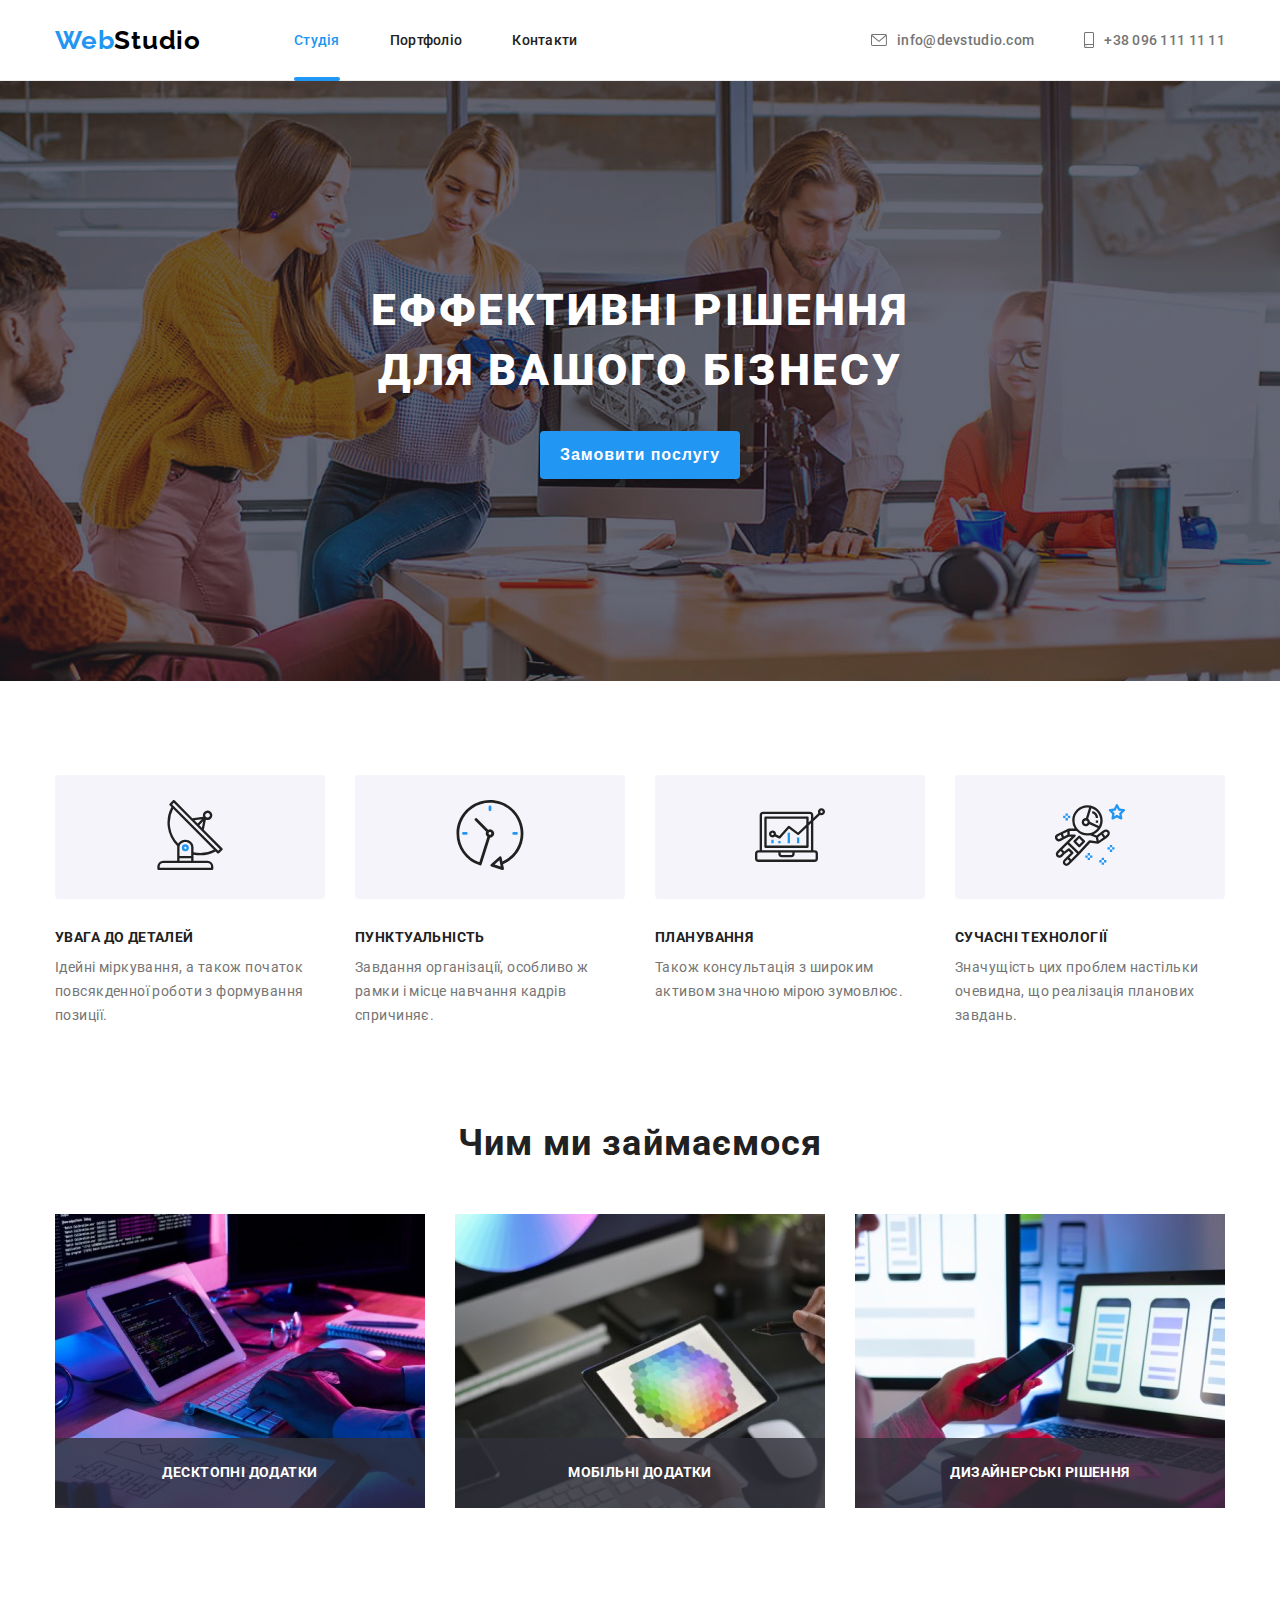
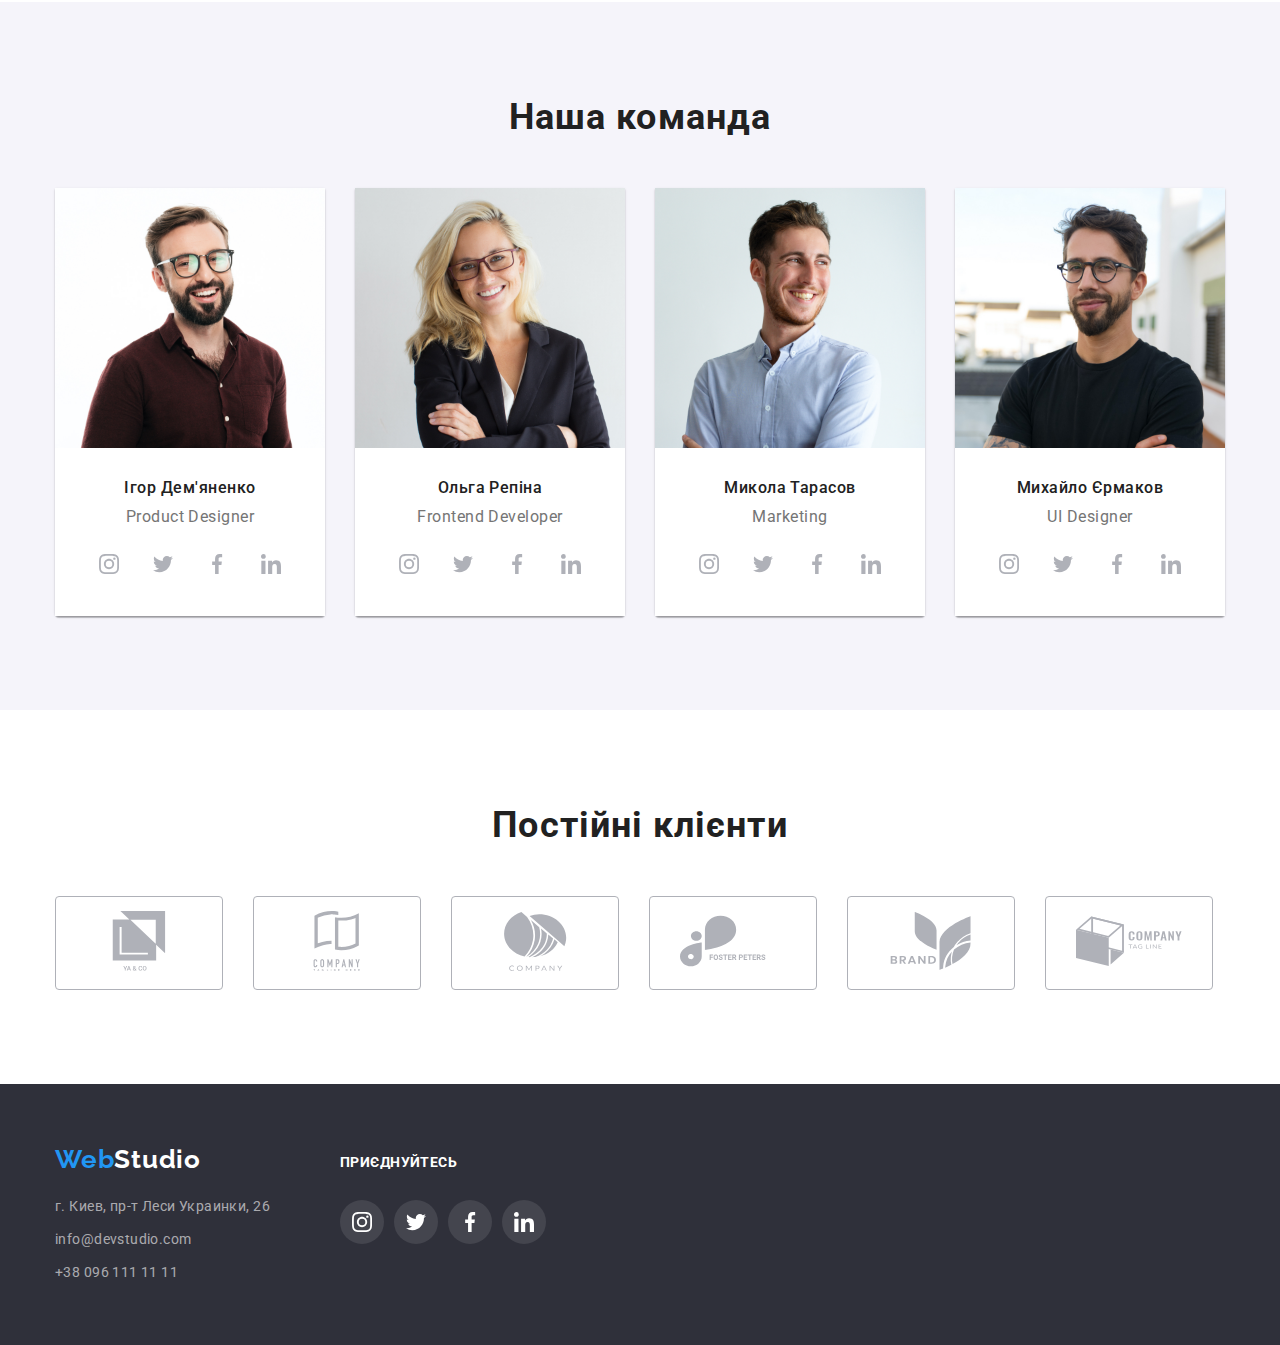
<file: index.html>
<!DOCTYPE html>
<html lang="uk">
  <head>
    <meta charset="UTF-8" />
    <meta http-equiv="X-UA-Compatible" content="IE=edge" />
    <title>Студія</title>
    <link rel="preconnect" href="https://fonts.googleapis.com" />
    <link rel="preconnect" href="https://fonts.gstatic.com" crossorigin />
    <link
      href="https://fonts.googleapis.com/css2?family=Oleo+Script&family=Raleway:wght@700&family=Roboto:wght@400;500;700;900&display=swap"
      rel="stylesheet"
    />
    <link
      rel="stylesheet"
      href="https://cdnjs.cloudflare.com/ajax/libs/modern-normalize/1.1.0/modern-normalize.min.css"
      integrity="sha512-wpPYUAdjBVSE4KJnH1VR1HeZfpl1ub8YT/NKx4PuQ5NmX2tKuGu6U/JRp5y+Y8XG2tV+wKQpNHVUX03MfMFn9Q=="
      crossorigin="anonymous"
      referrerpolicy="no-referrer"
    />
    <link rel="stylesheet" href="./styles/styles.css" />
    <!-- <link rel="stylesheet" href="./styles/style-portfolio.css" /> -->
  </head>

  <body class="body">
    <!-- верхнє меню -->
    <header class="header">
      <div class="container flex">
        <nav class="nav">
          <!-- логотип -->
          <a class="logo-web" href="./index.html"
            >Web<span class="logo-studio">Studio</span></a
          >

          <div class="box-navi">
            <ul class="nav-list">
              <li class="nav-item">
                <a class="nav-link accent-button" href="./index.html">Студія</a>
              </li>
              <li class="nav-item">
                <a class="nav-link" href="./portfolio.html"
                  >Портфоліо</a>
              </li>
              <li class="nav-item">
                <a class="nav-link" href="./index.html">Контакти</a>
              </li>
            </ul>
          </div>
        </nav>
        <!-- контакти mailto phoneto-->
        <div>
          <ul class="contacts">
            <li class="contacts-item">
              <a class="mail" href="mailto:info@devstudio.com">
                <svg class="svg-envelope"  width="16"
                    height="12">
                  <use
                    href="./images/icons/sprite.svg#envelope"
                   
                  ></use>
                </svg>
              info@devstudio.com
            </a>
            </li>

            <li class="contacts-item">
              <a class="phone" href="tel:+380961111111">
                <svg class="svg-phone" width="10"
                    height="16">
                  <use
                    href="./images/icons/sprite.svg#smartphone"
                   
                  ></use>
                </svg>
              +38 096 111 11 11
            </a>
            </li>
          </ul>
        </div>
      </div>
    </header>

    <main>
      <!-- ========section hero ==================================-->
      <section class="section hero">
        <div class="container bg-hero">
          <h1 class="hero-text-button">
            Еффективні рішення для вашого бізнесу
          </h1>
          <button class="button-order" type="button" data-modal-open>Замовити послугу</button>
        </div>
      </section>
      <!-- наші особливості -->
      <section class="section">
        <div class="container">
          <h2 class="visually-hidden">особливості</h2>
          <ul class="features-list">
            <li class="features-card">
              <div class="icon-features">
                <svg class="svg-features" width="70"
                    height="70">
                  <use
                    href="./images/icons/sprite.svg#antenna"
                   
                  ></use>
                </svg>
              </div>

              <h3 class="features-card-header">Увага до деталей</h3>
              <p class="features-description">
                Ідейні міркування, а також початок повсякденної роботи з
                формування позиції.
              </p>
            </li>

            <li class="features-card">
              <div class="icon-features">
                <svg class="svg-features" width="70"
                    height="70">
                  <use
                    href="./images/icons/sprite.svg#clock"
                   
                  ></use>
                </svg>
              </div>
              <h3 class="features-card-header">Пунктуальність</h3>
              <p class="features-description">
                Завдання організації, особливо ж рамки і місце навчання кадрів
                спричиняє.
              </p>
            </li>

            <li class="features-card">
              <div class="icon-features">
                <svg class="svg-features" width="70"
                    height="70">
                  <use
                    href="./images/icons/sprite.svg#diagram"
                   
                  ></use>
                </svg>
              </div>
              <h3 class="features-card-header">Планування</h3>
              <p class="features-description">
                Також консультація з широким активом значною мірою зумовлює.
              </p>
            </li>

            <li class="features-card">
              <div class="icon-features">
                <svg class="svg-features" width="70"
                    height="70">
                  <use
                    href="./images/icons/sprite.svg#astronaut"
                   
                  ></use>
                </svg>
              </div>

              <h3 class="features-card-header">Сучасні технології</h3>
              <p class="features-description">
                Значущість цих проблем настільки очевидна, що реалізація
                планових завдань.
              </p>
            </li>
          </ul>
        </div>
      </section>
      <!-- чим ми займаємось -->
      <section class="section directions">
        <div class="container">
          <h2 class="section-title">Чим ми займаємося</h2>
          <ul class="directions-list">
            <li class="directions-item">
              <img
                src="./images/our_work/desktop.jpg"
                alt="Розробка десктопних додатків"
                width="370"
              />
              <div class="directions-description">
                <p>Десктопні додатки</p>
              </div>
            </li>
            <li class="directions-item">
              <img
                src="./images/our_work/ipad.jpg"
                alt="Розробка мобільних додатків"
                width="370"
              />
              <div class="directions-description">
                <p>Мобільні додатки</p>
              </div>
            </li>
            <li class="directions-item">
              <img
                src="./images/our_work/phone.jpg"
                alt="Розробка дизайну"
                width="370"
              />
              <div class="directions-description">
                <p>Дизайнерські рішення</p>
              </div>
            </li>
          </ul>
        </div>
      </section>

      <!-- наша команда -->
      <section class="section team">
        <div class="container">
          <h2 class="section-title">Наша команда</h2>
          <ul class="team-list">
            <li class="team-card">
              <img
                src="./images/team/igordemianenko.jpg"
                alt="Фото Ігор Дем'яненко"
                width="270"
              />
              <div class="wrap">
                <h3 class="team-header">Ігор Дем'яненко</h3>
                <p class="team-description">Product Designer</p>
                <ul class="social-links">
  <li>
    <a class="button-social" tabindex="0">
      <svg class="svg-social" width="20" height="20">
        <use href="./images/icons/sprite.svg#instagram"></use>
      </svg>
    </a>
  </li>
  <li>
    <a class="button-social" tabindex="0">
      <svg class="svg-social" width="20" height="20">
        <use href="./images/icons/sprite.svg#twitter"></use>
      </svg>
    </a>
  </li>
  <li>
    <a class="button-social" tabindex="0">
      <svg class="svg-social" width="20" height="20">
        <use href="./images/icons/sprite.svg#facebook"></use>
      </svg>
    </a>
  </li>
  <li>
    <a class="button-social" tabindex="0">
      <svg class="svg-social" width="20" height="20">
        <use href="./images/icons/sprite.svg#linkedin"></use>
      </svg>
    </a>
  </li>
</ul>
              </div>
            </li>
            <li class="team-card">
              <img
                src="./images/team/olgarepina.jpg"
                alt="Фото Ольга Репіна"
                width="270"
              />
              <div class="wrap">
                <h3 class="team-header">Ольга Репіна</h3>
                <p class="team-description">Frontend Developer</p>
                <ul class="social-links">
  <li>
    <a class="button-social" tabindex="0">
      <svg class="svg-social" width="20" height="20">
        <use href="./images/icons/sprite.svg#instagram"></use>
      </svg>
    </a>
  </li>
  <li>
    <a class="button-social" tabindex="0">
      <svg class="svg-social" width="20" height="20">
        <use href="./images/icons/sprite.svg#twitter"></use>
      </svg>
    </a>
  </li>
  <li>
    <a class="button-social" tabindex="0">
      <svg class="svg-social" width="20" height="20">
        <use href="./images/icons/sprite.svg#facebook"></use>
      </svg>
    </a>
  </li>
  <li>
    <a class="button-social" tabindex="0">
      <svg class="svg-social" width="20" height="20">
        <use href="./images/icons/sprite.svg#linkedin"></use>
      </svg>
    </a>
  </li>
</ul>
              </div>
            </li>
            <li class="team-card">
              <img
                src="./images/team/nikolaitarasov.jpg"
                alt="Фото Микола Тарасов"
                width="270"
              />
              <div class="wrap">
                <h3 class="team-header">Микола Тарасов</h3>
                <p class="team-description">Marketing</p>
                <ul class="social-links">
  <li>
    <a class="button-social" tabindex="0">
      <svg class="svg-social" width="20" height="20">
        <use href="./images/icons/sprite.svg#instagram"></use>
      </svg>
    </a>
  </li>
  <li>
    <a class="button-social" tabindex="0">
      <svg class="svg-social" width="20" height="20">
        <use href="./images/icons/sprite.svg#twitter"></use>
      </svg>
    </a>
  </li>
  <li>
    <a class="button-social" tabindex="0">
      <svg class="svg-social" width="20" height="20">
        <use href="./images/icons/sprite.svg#facebook"></use>
      </svg>
    </a>
  </li>
  <li>
    <a class="button-social" tabindex="0">
      <svg class="svg-social" width="20" height="20">
        <use href="./images/icons/sprite.svg#linkedin"></use>
      </svg>
    </a>
  </li>
                </ul>
              </div>
            </li>
            <li class="team-card">
              <img
                src="./images/team/mikhailermakov.jpg"
                alt="Фото Михайло Єрмаков"
                width="270"
              />
              <div class="wrap">
                <h3 class="team-header">Михайло Єрмаков</h3>
                <p class="team-description">UI Designer</p>
                <ul class="social-links">
  <li>
    <a class="button-social" tabindex="0">
      <svg class="svg-social" width="20" height="20">
        <use href="./images/icons/sprite.svg#instagram"></use>
      </svg>
    </a>
  </li>
  <li>
    <a class="button-social" tabindex="0">
      <svg class="svg-social" width="20" height="20">
        <use href="./images/icons/sprite.svg#twitter"></use>
      </svg>
    </a>
  </li>
  <li>
    <a class="button-social" tabindex="0">
      <svg class="svg-social" width="20" height="20">
        <use href="./images/icons/sprite.svg#facebook"></use>
      </svg>
    </a>
  </li>
  <li>
    <a class="button-social" tabindex="0">
      <svg class="svg-social" width="20" height="20">
        <use href="./images/icons/sprite.svg#linkedin"></use>
      </svg>
    </a>
  </li>
                </ul>
              </div>
            </li>
          </ul>
        </div>
      </section>
<!-- =========Постійні клієнти====================== -->
      <section class="section">
        <div class="container">
          <h2 class="section-title">Постійні клієнти</h2>
          <ul class="logos-list">
            <li>
              <a class="logo-client" href="company1.com" tabindex="0">
              <svg class="svg-client" width="106"
                  height="60">
                <use
                  href="./images/icons/sprite.svg#logo1"
                ></use>
              </svg>
              </a>
            </li>
            <li>
              <a class="logo-client" href="company2.com" tabindex="0">
                <svg class="svg-client" width="106"
                  height="60">
                <use
                  href="./images/icons/sprite.svg#logo2"
                ></use>
              </svg>
              </a>
            </li>
            <li>
              <a class="logo-client" href="company3.com" tabindex="0">
                <svg class="svg-client" width="106"
                  height="60">
                <use
                  href="./images/icons/sprite.svg#logo3"
                ></use>
              </svg>
              </a>
            </li>
            <li>
              <a class="logo-client" href="company4.com" tabindex="0">
                <svg class="svg-client" width="106"
                  height="60">
                <use
                  href="./images/icons/sprite.svg#logo4"
                ></use>
              </svg>
              </a>
              
            </li>
            <li>
              <a class="logo-client" href="company5.com" tabindex="0">
                <svg class="svg-client" width="106"
                  height="60">
                <use
                  href="./images/icons/sprite.svg#logo5"
                ></use>
              </svg>
              </a>
              
            </li>
            <li>
              <a class="logo-client" href="company6.com" tabindex="0">
                <svg class="svg-client" width="106"
                  height="60">
                <use
                  href="./images/icons/sprite.svg#logo6"
                  
                ></use>
                </svg>
              </a>
              
              </svg>
            </li>
          </ul>
        </div>
      </section>
    </main>

    <!-- підвал -->
    <footer class="footer">
      <div class="container flex">
        <div class="logo-addr">
          <!-- логотип футера-->
          <div class="logo-footer">
            <a class="logo-web" href="./index.html"
              >Web<span class="logo-studio-footer">Studio</span></a
            >
          </div>

          <!-- зворотня адреса -->
          <address class="address">
            <ul>
              <li class="addr-item">
                <a
                  class="footer-contacts addr"
                  href="https://www.google.com/maps/d/embed?mid=10uSM3H-mIU3GznYo2szRIEphczw&hl=en_US&ehbc=2E312F"
                  >г. Киев, пр-т Леси Украинки, 26</a
                >
              </li>
              <li class="addr-item">
                <a class="footer-contacts" href="mailto:info@devstudio.com"
                  >info@devstudio.com</a
                >
              </li>
              <li class="addr-item">
                <a class="footer-contacts" href="tel:+380961111111"
                  >+38 096 111 11 11</a
                >
              </li>
            </ul>
          </address>
        </div>

        <div class="subscribe">
          <h2 class="header-subscribe">приєднуйтесь</h2>
          <ul class="social-links">
            <li>
              <a class="button-social button-footer" tabindex="0">
                <svg class="svg-social" width="20" height="20">
                  <use href="./images/icons/sprite.svg#instagram"></use>
                </svg>
              </a>
            </li>
            <li>
              <a class="button-social button-footer" tabindex="0">
                <svg class="svg-social" width="20" height="20">
                  <use href="./images/icons/sprite.svg#twitter"></use>
                </svg>
              </a>
            </li>
            <li>
              <a class="button-social button-footer" tabindex="0">
                <svg class="svg-social" width="20" height="20">
                  <use href="./images/icons/sprite.svg#facebook"></use>
                </svg>
              </a>
            </li>
            <li>
              <a class="button-social button-footer" tabindex="0">
                <svg class="svg-social" width="20" height="20">
                  <use href="./images/icons/sprite.svg#linkedin"></use>
                </svg>
              </a>
            </li>
          </ul>
        </div>
      </div>
    </footer>
    <!-- <div class="backdrop is-hidden" data-modal>
      <div class="modal is-hidden" data-modal>
        <button class="close-round-button" type="button" data-modal-close><svg class="svg-close-cross" width="11" height="11"><use href="./images/icons/sprite.svg#cross"></use>
      </svg></button>
      <form class="modal-form">
        <h2>Залиште свої дані, ми вам передзвонимо</h2>

        <label class="form-label margin-label" for="user-name">Ім'я</label>
        <input class="form-input margin-input" type="text" name="user-name" id="user-name">

        <label class="form-label margin-label" for="user-tel">Телефон</label>
        <input class="form-input margin-input" type="user-tel" name="user-tel" id="user-tel">

        <label class="form-label margin-label" for="user-mail">Пошта</label>
        <input class="form-input margin-input" type="email" name="user-mail" id="user-mail">
        
        <label class="form-label margin-label" for="user-comment">Коментар</label>
        <input class="form-input margin-input" type="text" name="user-comment" id="user-comment">

        <label class="form-label" for="">Погоджуюся з розсилкою та приймаю <a class="terms" href="https://www.random.org/terms/2020-08-01/website">Умови договору</a></label>
        <input class="form-input" type="checkbox" name="" id="">

        <button type="submit" class="form-button-submit">Відправити</button>
      </form>
      </div>
    </div> -->
    <script src="./js/modal.js"></script>
  </body>
</html>
</file>
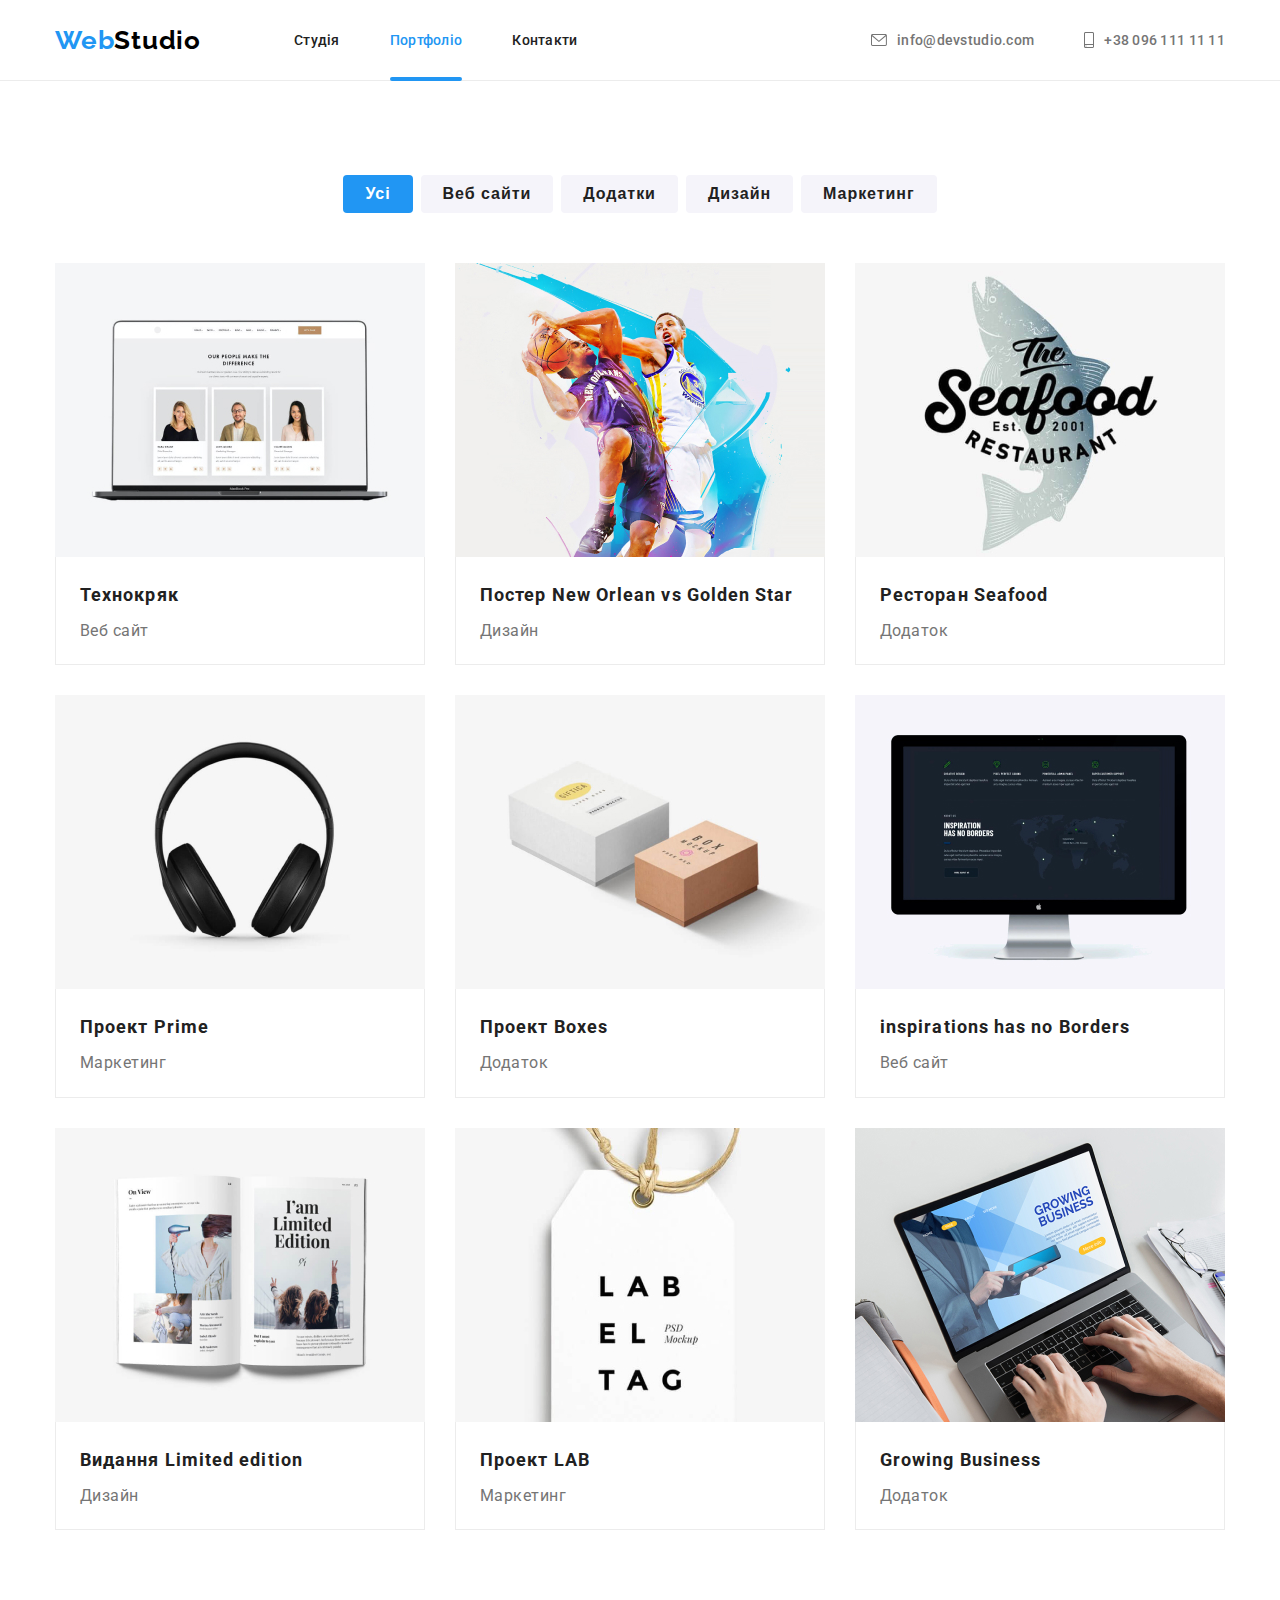
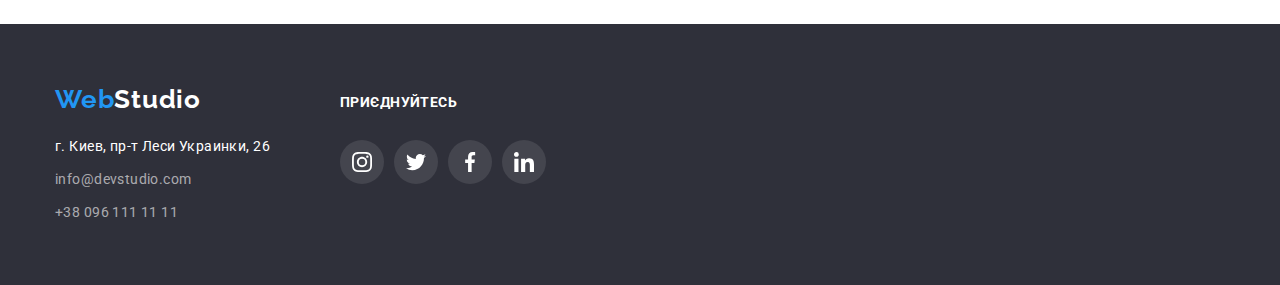
<file: portfolio.html>
<!DOCTYPE html>
<html lang="uk">
  <head>
    <meta charset="UTF-8" />
    <meta http-equiv="X-UA-Compatible" content="IE=edge" />
    <title>Портфоліо</title>
    <link rel="preconnect" href="https://fonts.googleapis.com" />
    <link rel="preconnect" href="https://fonts.gstatic.com" crossorigin />
    <link
      href="https://fonts.googleapis.com/css2?family=Oleo+Script&family=Raleway:wght@700&family=Roboto:wght@400;500;700;900&display=swap"
      rel="stylesheet"
    />
    <link
      rel="stylesheet"
      href="https://cdnjs.cloudflare.com/ajax/libs/modern-normalize/1.1.0/modern-normalize.min.css"
      integrity="sha512-wpPYUAdjBVSE4KJnH1VR1HeZfpl1ub8YT/NKx4PuQ5NmX2tKuGu6U/JRp5y+Y8XG2tV+wKQpNHVUX03MfMFn9Q=="
      crossorigin="anonymous"
      referrerpolicy="no-referrer"
    />
    <link rel="stylesheet" href="./styles/styles.css" />
    <!-- <link rel="stylesheet" href="./styles/style-portfolio.css" /> -->
  </head>

  <body class="body">
    <!-- верхнє меню -->
    <header class="header">
      <div class="container flex">
        <nav class="nav">
          <!-- логотип -->
          <a class="logo-web" href="./index.html"
            >Web<span class="logo-studio">Studio</span></a
          >

          <div class="box-navi">
            <ul class="nav-list">
              <li class="nav-item">
                <a class="nav-link" href="./index.html">Студія</a>
              </li>
              <li class="nav-item">
                <a class="nav-link accent-button" href="./portfolio.html"
                  >Портфоліо</a
                >
              </li>
              <li class="nav-item">
                <a class="nav-link" href="./index.html">Контакти</a>
              </li>
            </ul>
          </div>
        </nav>
        <!-- контакти mailto phoneto-->
        <div>
          <ul class="contacts">
            <li class="contacts-item">
              <a class="mail" href="mailto:info@devstudio.com">
                <svg class="svg-envelope" width="16" height="12">
                  <use href="./images/icons/sprite.svg#envelope"></use>
                </svg>
                info@devstudio.com
              </a>
            </li>

            <li class="contacts-item">
              <a class="phone" href="tel:+380961111111">
                <svg class="svg-phone" width="10" height="16">
                  <use href="./images/icons/sprite.svg#smartphone"></use>
                </svg>
                +38 096 111 11 11
              </a>
            </li>
          </ul>
        </div>
      </div>
    </header>
    <main>
      <section class="section">
        <!-- sort menu -->
        <div class="container">
          <h1 class="visually-hidden">Селектори фільтру</h1>

          <ul class="sort-buttons">
            <li>
              <button class="button-filter active-btn" type="button">
                Усі
              </button>
            </li>
            <li>
              <button class="button-filter" type="button">Веб сайти</button>
            </li>
            <li>
              <button class="button-filter" type="button">Додатки</button>
            </li>
            <li><button class="button-filter" type="button">Дизайн</button></li>
            <li>
              <button class="button-filter" type="button">Маркетинг</button>
            </li>
          </ul>
          <!-- list of projects -->
          <ul class="projects-list">
            <li class="project-item" tabindex="0">
              <div class="img-project">
                <img
                  src="./images/projects-pic/technokryak.jpg"
                  alt="ноутбук з відкритою сторінкою сайту"
                  width="370"
                />
                <p class="overlay-project-description">
                  Ресурс пропонує комплексні пропозиції з різним рівнем
                  функціоналу та сервісів. Все це дозволить відвідувачу отримати
                  вичерпні відомості про компанію чи приватну особу.
                </p>
              </div>
              <div class="card-description">
                <h3 class="projects-list-title">Технокряк</h3>
                <p class="projects-list-desription">Веб сайт</p>
              </div>
            </li>
            <li class="project-item" tabindex="0">
              <div class="img-project">
                <img
                  src="./images/projects-pic/poster-neworlean.jpg"
                  alt="постер з гравцями у баскетбол"
                  width="370"
                />
                <p class="overlay-project-description">
                  Lorem ipsum dolor sit amet consectetur adipisicing elit.
                  Quaerat impedit minus assumenda eum itaque dignissimos?
                </p>
              </div>
              <div class="card-description">
                <h3 class="projects-list-title">
                  Постер New Orlean vs Golden Star
                </h3>
                <p class="projects-list-desription">Дизайн</p>
              </div>
            </li>
            <li class="project-item" tabindex="0">
              <div class="img-project">
                <img
                  src="./images/projects-pic/seafood.jpg"
                  alt="логотип ресторану"
                  width="370"
                />
                <p class="overlay-project-description">
                  Lorem ipsum dolor sit amet consectetur adipisicing elit.
                  Quaerat impedit minus assumenda eum itaque dignissimos?
                </p>
              </div>

              <div class="card-description">
                <h3 class="projects-list-title">Ресторан Seafood</h3>
                <p class="projects-list-desription">Додаток</p>
              </div>
            </li>
            <li class="project-item" tabindex="0">
              <div class="img-project">
                <img
                  src="./images/projects-pic/prime.jpg"
                  alt="навушники"
                  width="370"
                />
                <p class="overlay-project-description">
                  Lorem ipsum dolor sit amet consectetur adipisicing elit.
                  Quaerat impedit minus assumenda eum itaque dignissimos?
                </p>
              </div>
              <div class="card-description">
                <h3 class="projects-list-title">Проект Prime</h3>
                <p class="projects-list-desription">Маркетинг</p>
              </div>
            </li>
            <li class="project-item" tabindex="0">
              <div class="img-project">
                <img
                  src="./images/projects-pic/boxes.jpg"
                  alt="дві різні поштові коробки"
                  width="370"
                />
                <p class="overlay-project-description">
                  Lorem ipsum dolor sit amet consectetur adipisicing elit.
                  Quaerat impedit minus assumenda eum itaque dignissimos?
                </p>
              </div>
              <div class="card-description">
                <h3 class="projects-list-title">Проект Boxes</h3>
                <p class="projects-list-desription">Додаток</p>
              </div>
            </li>
            <li class="project-item" tabindex="0">
              <div class="img-project">
                <img
                  src="./images/projects-pic/inspiration.jpg"
                  alt="монітор з відкритою сторінкою сайту"
                  width="370"
                />
                <p class="overlay-project-description">
                  Lorem ipsum dolor sit amet consectetur adipisicing elit.
                  Quaerat impedit minus assumenda eum itaque dignissimos?
                </p>
              </div>

              <div class="card-description">
                <h3 class="projects-list-title">inspirations has no Borders</h3>
                <p class="projects-list-desription">Веб сайт</p>
              </div>
            </li>
            <li class="project-item" tabindex="0">
              <div class="img-project">
                <img
                  src="./images/projects-pic/limited-edition.jpg"
                  alt="журнал"
                  width="370"
                />
                <p class="overlay-project-description">
                  Lorem ipsum dolor sit amet consectetur adipisicing elit.
                  Quaerat impedit minus assumenda eum itaque dignissimos?
                </p>
              </div>

              <div class="card-description">
                <h3 class="projects-list-title">Видання Limited edition</h3>
                <p class="projects-list-desription">Дизайн</p>
              </div>
            </li>
            <li class="project-item" tabindex="0">
              <div class="img-project">
                <img
                  src="./images/projects-pic/LAB.jpg"
                  alt="Бірка"
                  width="370"
                />
                <p class="overlay-project-description">
                  Lorem ipsum dolor sit amet consectetur adipisicing elit.
                  Quaerat impedit minus assumenda eum itaque dignissimos?
                </p>
              </div>

              <div class="card-description">
                <h3 class="projects-list-title">Проект LAB</h3>
                <p class="projects-list-desription">Маркетинг</p>
              </div>
            </li>
            <li class="project-item" tabindex="0">
              <div class="img-project">
                <img
                  src="./images/projects-pic/growing-business.jpg"
                  alt="робота за ноутбуком"
                  width="370"
                />
                <p class="overlay-project-description">
                  Lorem ipsum dolor sit amet consectetur adipisicing elit.
                  Quaerat impedit minus assumenda eum itaque dignissimos?
                </p>
              </div>

              <div class="card-description">
                <h3 class="projects-list-title">Growing Business</h3>
                <p class="projects-list-desription">Додаток</p>
              </div>
            </li>
          </ul>
        </div>
      </section>
    </main>

    <!-- підвал -->
    <footer class="footer">
      <div class="container flex">
        <div class="logo-addr">
          <!-- логотип футера-->
          <div class="logo-footer">
            <a class="logo-web" href="./index.html"
              >Web<span class="logo-studio-footer">Studio</span></a
            >
          </div>

          <!-- зворотня адреса -->
          <address class="address">
            <ul>
              <li class="addr-item">
                <a
                  class="footer-contacts-addr"
                  href="https://www.google.com/maps/d/embed?mid=10uSM3H-mIU3GznYo2szRIEphczw&hl=en_US&ehbc=2E312F"
                  >г. Киев, пр-т Леси Украинки, 26</a
                >
              </li>
              <li class="addr-item">
                <a class="footer-contacts" href="mailto:info@devstudio.com"
                  >info@devstudio.com</a
                >
              </li>
              <li class="addr-item">
                <a class="footer-contacts" href="tel:+380961111111"
                  >+38 096 111 11 11</a
                >
              </li>
            </ul>
          </address>
        </div>

        <div class="subscribe">
          <h2 class="header-subscribe">приєднуйтесь</h2>
          <ul class="social-links">
            <li>
              <a class="button-social button-footer" tabindex="0">
                <svg class="svg-social" width="20" height="20">
                  <use href="./images/icons/sprite.svg#instagram"></use>
                </svg>
              </a>
            </li>
            <li>
              <a class="button-social button-footer" tabindex="0">
                <svg class="svg-social" width="20" height="20">
                  <use href="./images/icons/sprite.svg#twitter"></use>
                </svg>
              </a>
            </li>
            <li>
              <a class="button-social button-footer" tabindex="0">
                <svg class="svg-social" width="20" height="20">
                  <use href="./images/icons/sprite.svg#facebook"></use>
                </svg>
              </a>
            </li>
            <li>
              <a class="button-social button-footer" tabindex="0">
                <svg class="svg-social" width="20" height="20">
                  <use href="./images/icons/sprite.svg#linkedin"></use>
                </svg>
              </a>
            </li>
          </ul>
        </div>
      </div>
    </footer>
  </body>
</html>
</file>
<file: styles/styles.css>
:root {
  /* used fonts */
  --primary-font-family: "Roboto", sans-serif;
  --secondary-font-logo: "Raleway", sans-serif;
  /* color palette */
  --main-header-color: #000000;
  --bg-body-color: #e5e5e5;
  --logo-web-color: #2196f3;
  --logo-studio-dark: #000000;
  --logo-studio-light: #ffffff;
  --bg-head-color: #ffffff;
  --bg-footer-color: #2f303a;
  --body-color: #ffffff;
  --header-dark-color: #212121;
  --borders-color: #ececec;
  --btn-bg-accent-color: #2196f3;
  --btn-text-accent-color: #ffffff;
  --btn-bg-def-color: #f5f4fa;
  --block-bg-white-color: #f5f4fa;
  --btn-text-def-color: #212121;
  --btn-bg-hover-color: #188ce8;
  --text-description-color: #757575;
  --color-icon-grey: #afb1b8;
  --transition-time-and-func: 250ms cubic-bezier(0.4, 0, 0.2, 1);
}
.body {
  min-width: 1200px;
  font-family: var(--primary-font-family);
  color: var(--main-header-color);
  background-color: var(--bg-head-color);
  margin-top: 0px;
}

/*Обнулення стилів браузера*/
html {
  box-sizing: border-box;
}
*,
*::after,
*::before {
  box-sizing: inherit;
  margin: 0;
}
h1,
h2,
h3,
h4,
h5,
h6,
p {
  margin: 0;
}
a {
  text-decoration: none;
  color: inherit;
}
ul {
  list-style: none;
  padding: 0;
  margin: 0;
}
img {
  display: block;
  max-width: 100%;
  height: auto;
}
address {
  font-style: normal;
}
/* ================HOVER FOCUS =======================  */
.nav-link:hover,
.footer-contacts:hover,
.nav-link:focus,
.footer-contacts:focus,
.mail:focus,
.phone:focus,
.mail:hover,
.phone:hover {
  color: var(--btn-bg-accent-color);
  cursor: pointer;
}
.button-order:hover,
.button-order:focus {
  background-color: var(--btn-bg-hover-color);
  cursor: pointer;
}
.button-social:hover {
  background-color: var(--btn-bg-accent-color);
  color: #ffffff;
  cursor: pointer;
}
.button-social:focus {
  background-color: var(--btn-bg-accent-color);
  color: #ffffff;
  outline: transparent;
}
.logo-client:hover {
  color: var(--btn-bg-accent-color);
  border: 1px solid var(--btn-bg-accent-color);
  cursor: pointer;
}
.logo-client:focus {
  color: var(--btn-bg-accent-color);
}
.button-filter:hover,
.button-filter:focus {
  background-color: var(--btn-bg-accent-color);
  color: var(--btn-text-accent-color);
  box-shadow: 0px 3px 1px rgba(0, 0, 0, 0.1), 0px 1px 2px rgba(0, 0, 0, 0.08),
    0px 2px 2px rgba(0, 0, 0, 0.12);
  cursor: pointer;
  outline: transparent;
}
.project-item:hover,
.project-item:focus {
  outline: transparent;
  box-shadow: 0px 4px 4px rgba(0, 0, 0, 0.25);
  cursor: pointer;
}
/* ================HOVER FOCUS END=======================  */

li > .accent-button {
  color: var(--btn-bg-accent-color);
}
.nav-item {
  position: relative;
  display: flex;
  align-content: center;
}
.accent-button::after {
  position: absolute;
  display: block;
  content: "";
  width: 100%;
  border: 2px solid var(--btn-bg-accent-color);
  transform: translateY(29px);
  border-radius: 2px;
}
.container {
  width: 1200px;
  padding: 0 15px;
  margin: 0 auto;
  align-items: center;
}
.section {
  padding: 94px 0;
  background-color: var(--bg-head-color);
}
.flex {
  display: flex;
}
.visually-hidden {
  position: absolute;
  width: 1px;
  height: 1px;
  margin: -1px;
  border: 0;
  padding: 0;
  white-space: nowrap;
  clip-path: inset(100%);
  clip: rect(0 0 0 0);
  overflow: hidden;
}
/* CSS HEADER =============================================*/
.header {
  padding: 0;
  margin: 0 auto;
  border-bottom: 1px solid var(--borders-color);
}
.box-logo {
  padding-left: 15px;
  margin: 0;
}
.box-navi {
  margin-left: 93px;
}
.logo-web {
  text-decoration: none;
  font-family: var(--secondary-font-logo);
  font-weight: 700;
  font-size: 26px;
  line-height: 1.2;
  letter-spacing: 0.03em;
  color: var(--logo-web-color);
}
.logo-studio {
  text-decoration: none;
  font-family: var(--secondary-font-logo);
  font-weight: 700;
  font-size: 26px;
  line-height: 1.2;
  letter-spacing: 0.03em;
  color: var(--logo-studio-dark);
}
.nav {
  display: flex;
  margin-right: auto;
  align-items: center;
}
.nav-list {
  display: flex;
  gap: 50px;
}
.nav-link {
  padding: 32px 0;
  text-decoration: none;
  align-content: center;
  font-weight: 500;
  font-size: 14px;
  line-height: 1.17;
  letter-spacing: 0.02em;
  color: var(--header-dark-color);
  transition: color var(--transition-time-and-func);
}
.contacts {
  display: flex;
  align-items: center;
  gap: 50px;
}
.contacts-item {
  font-weight: 500;
  font-size: 14px;
  line-height: 1.17;
  letter-spacing: 0.02em;
  color: var(--text-description-color);
}
.svg-envelope {
  width: 16px;
  height: 12px;
  margin-right: 10px;
  fill: currentColor;
}
.svg-phone {
  width: 10px;
  height: 16px;
  margin-right: 10px;
  fill: currentColor;
}
.mail {
  padding: 32px 0;
  text-decoration: none;
  display: flex;
  align-items: center;
  transition: color var(--transition-time-and-func);
}
.phone {
  padding: 32px 0;
  text-decoration: none;
  display: flex;
  align-items: center;
  transition: color var(--transition-time-and-func);
}

/* блок ГЕРОЙ =================================== */
.hero {
  position: relative;
  max-width: 1600px;
  min-height: 600px;
  padding-top: 200px;
  padding-bottom: 200px;
  margin: 0 auto;
  text-align: center;
  background-color: #c4c4c4;
  background-image: linear-gradient(
      rgba(47, 48, 58, 0.4),
      rgba(47, 48, 58, 0.4)
    ),
    url(../images/BG-btn-block.jpg);
  background-repeat: no-repeat;
  background-size: cover;
  background-position: center;
}
.hero-text-button {
  width: 600px;
  margin: 0 auto 30px;
  font-weight: 900;
  font-size: 44px;
  line-height: 1.36;
  letter-spacing: 0.06em;
  text-transform: uppercase;
  color: var(--btn-text-accent-color);
}
.button-order {
  width: 200px;
  padding: 9px 0px;
  border-radius: 4px;
  border-style: none;
  background-color: var(--btn-bg-accent-color);
  color: var(--btn-text-accent-color);
  font-weight: 700;
  font-size: 16px;
  line-height: 1.88;
  letter-spacing: 0.06em;
  box-shadow: 0px 4px 4px rgba(0, 0, 0, 0.15);
  transition: background-color var(--transition-time-and-func);
}

/* Наші особливості =========================================*/
.features-list {
  display: flex;
}
.features-card {
  width: 270px;
}
.features-card:not(:last-child) {
  margin-right: 30px;
}
.icon-features {
  box-sizing: border-box;
  margin-bottom: 30px;
  padding: 25px 100px;

  background-color: var(--block-bg-white-color);
  border-radius: 4px;
}
.svg-features {
  width: 70px;
  height: 70px;
}
.features-card-header {
  text-transform: uppercase;
  font-weight: 700;
  font-size: 14px;
  line-height: 1.17;
  letter-spacing: 0.03em;
  color: var(--header-dark-color);
  margin: 0 0;
}
.features-description {
  font-weight: 400;
  font-size: 14px;
  line-height: 1.71;
  letter-spacing: 0.03em;
  color: var(--text-description-color);
  margin-top: 10px;
  margin-bottom: 0;
}
/* Чим ми займаймося ========================================*/
.directions {
  padding-top: 0;
}
.section-title {
  font-weight: 700;
  font-size: 36px;
  line-height: 1.17;
  text-align: center;
  letter-spacing: 0.03em;
  color: var(--header-dark-color);
  margin-bottom: 50px;
}
.directions-list {
  display: flex;
  gap: 30px;
}
.directions-item {
  position: relative;
  display: flex;
  margin: 0px auto;
}
.directions-description {
  position: absolute;
  display: flex;
  align-items: center;
  justify-content: center;
  left: 0px;
  bottom: 0px;
  width: 100%;
  height: calc(100% - (100% - 54px));
  min-height: 70px;
  font-weight: 700;
  font-size: 14px;
  line-height: 1.14;
  letter-spacing: 0.03em;
  text-transform: uppercase;
  color: #ffffff;
  background-color: rgba(47, 48, 58, 0.8);
}
/* Наша команда =============================================*/
.team {
  background-color: var(--block-bg-white-color);
}

.team-list {
  display: flex;
  gap: 30px;
  justify-content: center;
  align-items: center;
}
.team-card {
  box-shadow: 0px 1px 3px rgba(0, 0, 0, 0.12), 0px 1px 1px rgba(0, 0, 0, 0.14),
    0px 2px 1px rgba(0, 0, 0, 0.2);
  border-radius: 0px 0px 4px 4px;
}
.wrap {
  padding: 30px 32px;
  background-color: #ffffff;
}
.team-header {
  margin-bottom: 10px;
  font-weight: 500;
  font-size: 16px;
  line-height: 1.19;
  text-align: center;
  letter-spacing: 0.03em;
  color: var(--header-dark-color);
}
.team-description {
  margin-bottom: 16px;
  font-weight: 400;
  font-size: 16px;
  line-height: 1.19;
  text-align: center;
  letter-spacing: 0.03em;
  color: var(--text-description-color);
}
.social-links {
  display: flex;
  color: var(--color-icon-grey);
}
.social-links > li:not(:last-child) {
  margin-right: 10px;
}
.button-social {
  display: flex;
  justify-content: center;
  align-items: center;
  width: 44px;
  height: 44px;
  border: 0px;
  border-radius: 50%;
  color: var(--color-icon-grey);
  transition: color var(--transition-time-and-func),
    background-color var(--transition-time-and-func);
}
.svg-social {
  width: 20px;
  height: 20px;
  fill: currentColor;
}
/* Наші клієнти================================================== */
.logos-list {
  display: flex;
}
.logo-client {
  display: inline-block;
  padding: 14px 30px;
  border: 1px solid var(--color-icon-grey);
  border-radius: 4px;
  color: var(--color-icon-grey);
  transition: color var(--transition-time-and-func),
    border var(--transition-time-and-func);
}
.logos-list > li:not(:last-child) {
  margin-right: 30px;
}
.svg-client {
  fill: currentColor;
}

/* Підвал ===================================================*/
.footer {
  padding: 60px 0;
  background-color: var(--bg-footer-color);
}
.logo-addr {
  margin-right: 70px;
}
.logo-footer {
  margin-bottom: 20px;
}
.logo-studio-footer {
  color: var(--logo-studio-light);
}
.address {
  font-style: normal;
  font-weight: 400;
  font-size: 14px;
  line-height: 1.71;
  letter-spacing: 0.03em;
}

.addr-item:not(:last-child) {
  margin-bottom: 9px;
}
.footer-contacts-addr {
  color: var(--bg-head-color);
}
.footer-contacts {
  text-decoration: none;
  color: rgba(255, 255, 255, 0.6);
  transition: color var(--transition-time-and-func);
}
.button-footer {
  background-color: rgba(255, 255, 255, 0.1);
  color: #ffffff;
}
.subscribe {
  align-self: flex-start;
}
.header-subscribe {
  margin-bottom: 20px;
  font-weight: 700;
  font-size: 14px;
  line-height: 36px;
  letter-spacing: 0.03em;
  text-transform: uppercase;
  color: #ffffff;
}

/* Стилі до сторінки Портфоліо  ============================*/
.portfolio-main {
  background-color: var(--bg-head-color);
}
.projects {
  padding-top: 50px;
}
.sort-buttons {
  display: flex;
  justify-content: center;
  gap: 8px;
  margin-bottom: 50px;
}
.button-filter {
  background-color: var(--btn-bg-def-color);
  color: var(--btn-text-def-color);
  padding: 6px 22px;
  border-radius: 4px;
  border-style: none;
  font-weight: 700;
  font-size: 16px;
  line-height: 1.62;
  letter-spacing: 0.06em;
  transition: background-color var(--transition-time-and-func),
    box-shadow var(--transition-time-and-func);
}
.active-btn {
  background-color: var(--btn-bg-accent-color);
  color: var(--btn-text-accent-color);
}
.projects-list {
  display: flex;
  flex-wrap: wrap;
  gap: 30px;
}

.project-item {
  position: relative;
  flex-basis: calc(((100%-30px) - (2 * 30px)) / 3);
  background-color: var(--bg-head-color);
  transition: box-shadow var(--transition-time-and-func),
    translate var(--transition-time-and-func);
}

@keyframes slide-top {
  0% {
    transform: translateY(0);
  }
  100% {
    transform: translateY(-100%);
  }
}

.img-project {
  position: relative;
  overflow: hidden;
}
.overlay-project-description {
  position: absolute;
  display: inline-block;
  padding: 63px 24px;
  width: 100%;
  height: 100%;
  top: 0;
  left: 0;
  font-size: 18px;
  line-height: 1.56;
  letter-spacing: 0.03em;
  color: var(--btn-text-accent-color);
  background-color: rgba(33, 150, 243, 0.9);
  transform: translateY(100%);
  transition: transform var(--transition-time-and-func);
}
.project-item:hover .overlay-project-description,
.project-item:focus .overlay-project-description {
  transform: translateY(0);
}
.card-description {
  padding: 20px 24px;
  border: 1px solid var(--borders-color);
  border-top: 0px;
}
.projects-list-title {
  margin-bottom: 4px;
  text-align: left;
  font-weight: 700;
  font-size: 18px;
  line-height: 2;
  letter-spacing: 0.06em;
  color: var(--header-dark-color);
}
.projects-list-desription {
  font-weight: 400;
  font-size: 16px;
  line-height: 1.7;
  letter-spacing: 0.03em;
  color: var(--text-description-color);
}
/* ====================модальне вікно====================== */
.backdrop.is-hidden {
  opacity: 0;
  visibility: hidden;
  pointer-events: none;
}
.backdrop {
  position: fixed;
  visibility: visible;
  top: 0;
  left: 0;
  z-index: 150;
  width: 100%;
  height: 100%;
  background-color: rgba(0, 0, 0, 0.2);
  transition: opacity var(--transition-time-and-func), visibility 250ms linear,
    transform var(--transition-time-and-func);
}

.modal {
  position: absolute;
  width: 528px;
  height: 581px;
  top: 50%;
  left: 50%;
  transform: translate(-50%, -50%);
  visibility: visible;
  border-radius: 4px;
  box-shadow: 0px 1px 3px rgba(0, 0, 0, 0.12), 0px 1px 1px rgba(0, 0, 0, 0.14),
    0px 2px 1px rgba(0, 0, 0, 0.2);
  background-color: var(--body-color);
}

.svg-close-cross {
  fill: currentColor;
}
.close-round-button {
  position: absolute;
  right: 8px;
  top: 8px;
  width: 30px;
  height: 30px;
  border: rgba(0, 0, 0, 0.1) solid 1px;
  border-radius: 50%;
  background-color: var(--body-color);
  transition: background-color var(--transition-time-and-func),
    color var(--transition-time-and-func);
}

.close-round-button:hover {
  cursor: pointer;
  background-color: var(--body-color);
  color: var(--btn-bg-accent-color);
}
.modal-form > h2 {
  margin-bottom: 12px;
  font-size: 20px;
  line-height: 1.15;
  text-align: center;
  letter-spacing: 0.03em;
  color: #212121;
}
.modal-form {
  display: flex;
  flex-direction: column;
  padding: 40px;
  margin: 0 auto;
}
.form-input {
  padding: 11px 12px;
}
.user-comment {
  padding: 20px;
  resize: none;
}
.form-label {
  margin-bottom: 4px;
  font-weight: 400;
  font-size: 12px;
  line-height: 1.16;
  letter-spacing: 0.01em;
  color: #757575;
}
.margin-label {
  margin-bottom: 4px;
}
.margin-input {
  margin-bottom: 10px;
}
</file>
